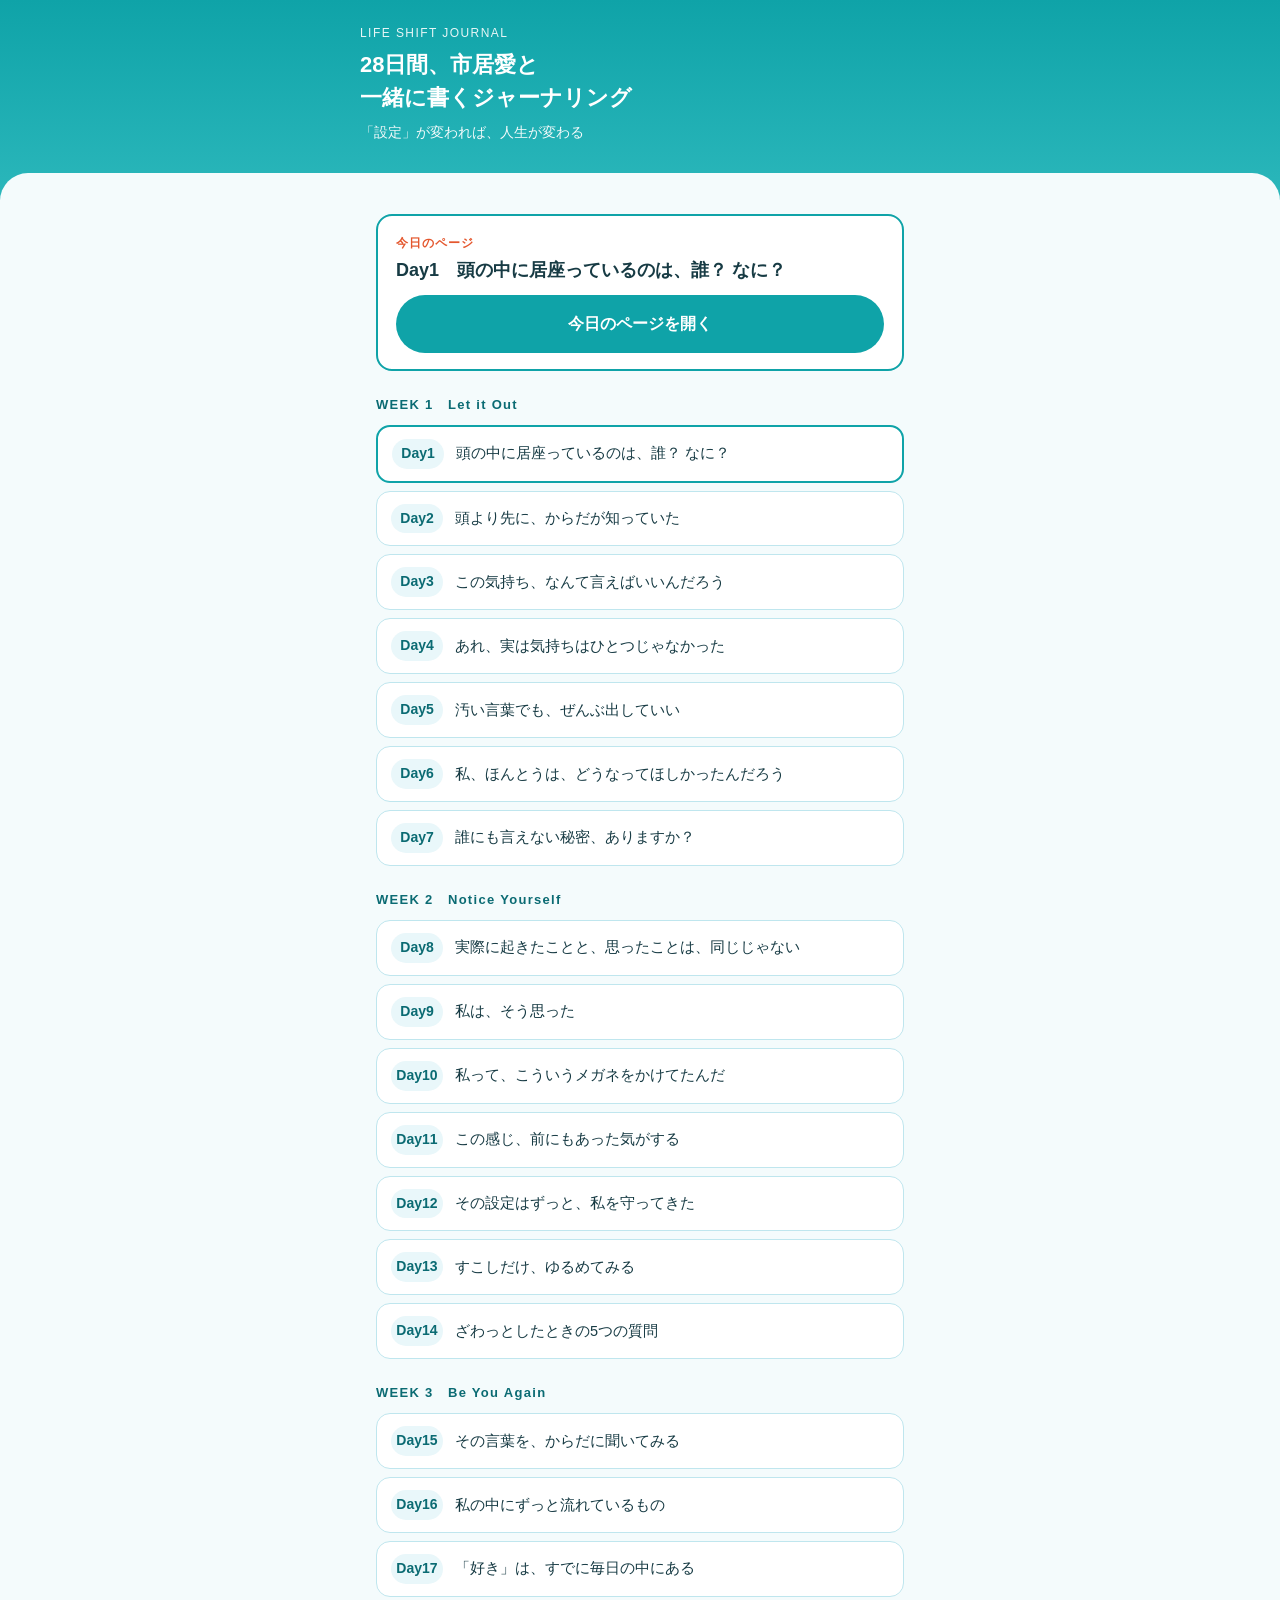
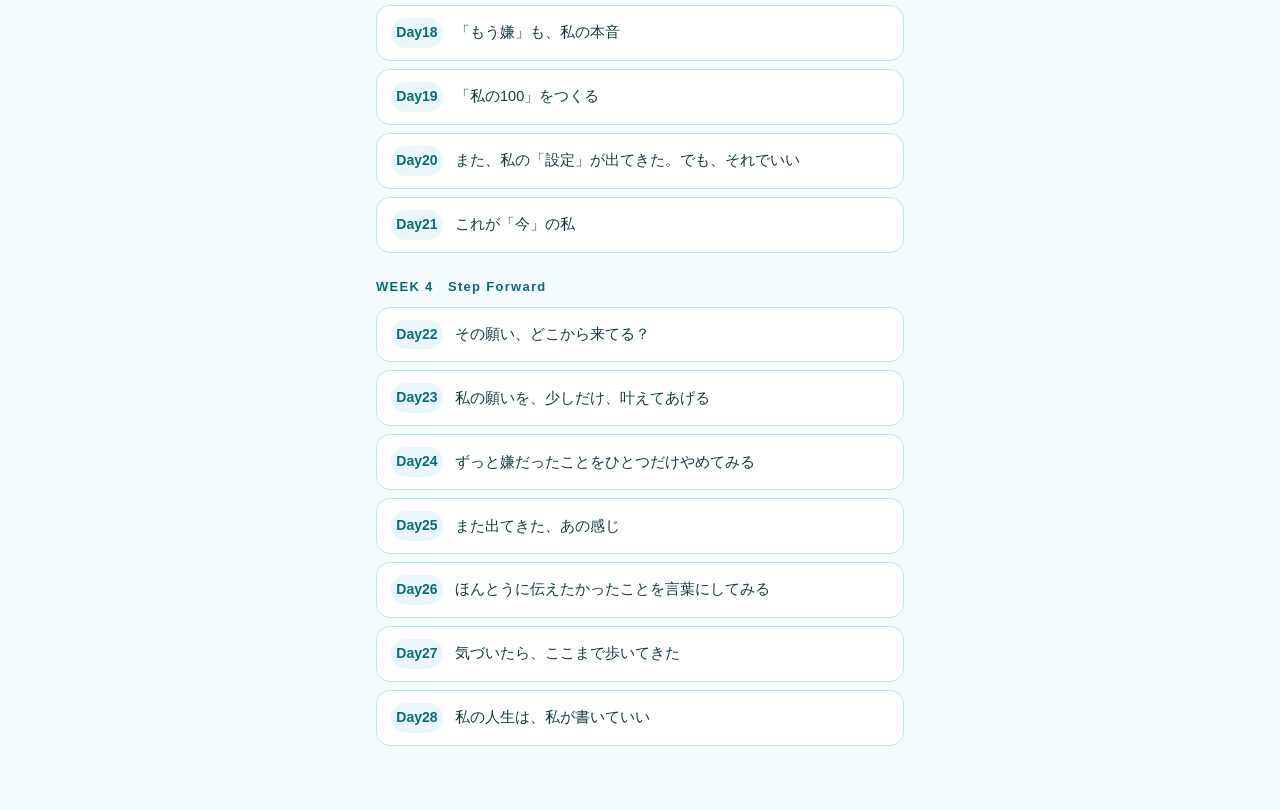
<file: app/index.html>
<!doctype html>
<html lang="ja">
<head>
<meta charset="utf-8">
<meta name="viewport" content="width=device-width, initial-scale=1, viewport-fit=cover">
<meta name="robots" content="noindex,nofollow">
<title>28日間 市居愛と一緒に書くジャーナリング</title>
<link rel="stylesheet" href="style.css">
</head>
<body>
<header class="top">
  <div class="inner">
    <div class="kicker">LIFE SHIFT JOURNAL</div>
    <h1>28日間、市居愛と<br>一緒に書くジャーナリング</h1>
    <div class="sub">「設定」が変われば、人生が変わる</div>
  </div>
  <div class="arch"></div>
</header>

<main class="wrap">
  <section class="today" id="today"></section>
  <div id="list"></div>
</main>

<script src="data/days.js"></script>
<script src="app.js"></script>
<script>
(function () {
  var e = LSJ.esc, done = LSJ.doneSet(), cur = LSJ.todayNo();
  var d = DAYS[cur - 1];
  document.getElementById("today").innerHTML =
    '<div class="lab">今日のページ</div>' +
    '<div class="t">Day' + d.n + '　' + e(d.title) + '</div>' +
    '<a class="btn" href="day.html?d=' + d.n + '">今日のページを開く</a>';

  var html = "", w = 0;
  DAYS.forEach(function (x) {
    if (x.week !== w) {
      w = x.week;
      html += '<div class="week">WEEK ' + w + '　' + e(WEEKS[w]) + '</div><div class="list">';
    }
    html += '<a class="item' + (done[x.n] ? " done" : "") + (x.n === cur ? " cur" : "") +
      '" href="day.html?d=' + x.n + '"><span class="no">Day' + x.n + '</span>' +
      '<span class="tt">' + e(x.title) + '</span>' +
      '<span class="ck">' + (done[x.n] ? "✓" : "") + '</span></a>';
    if (x.n % 7 === 0) html += "</div>";
  });
  document.getElementById("list").innerHTML = html;
})();
</script>
</body>
</html>
</file>
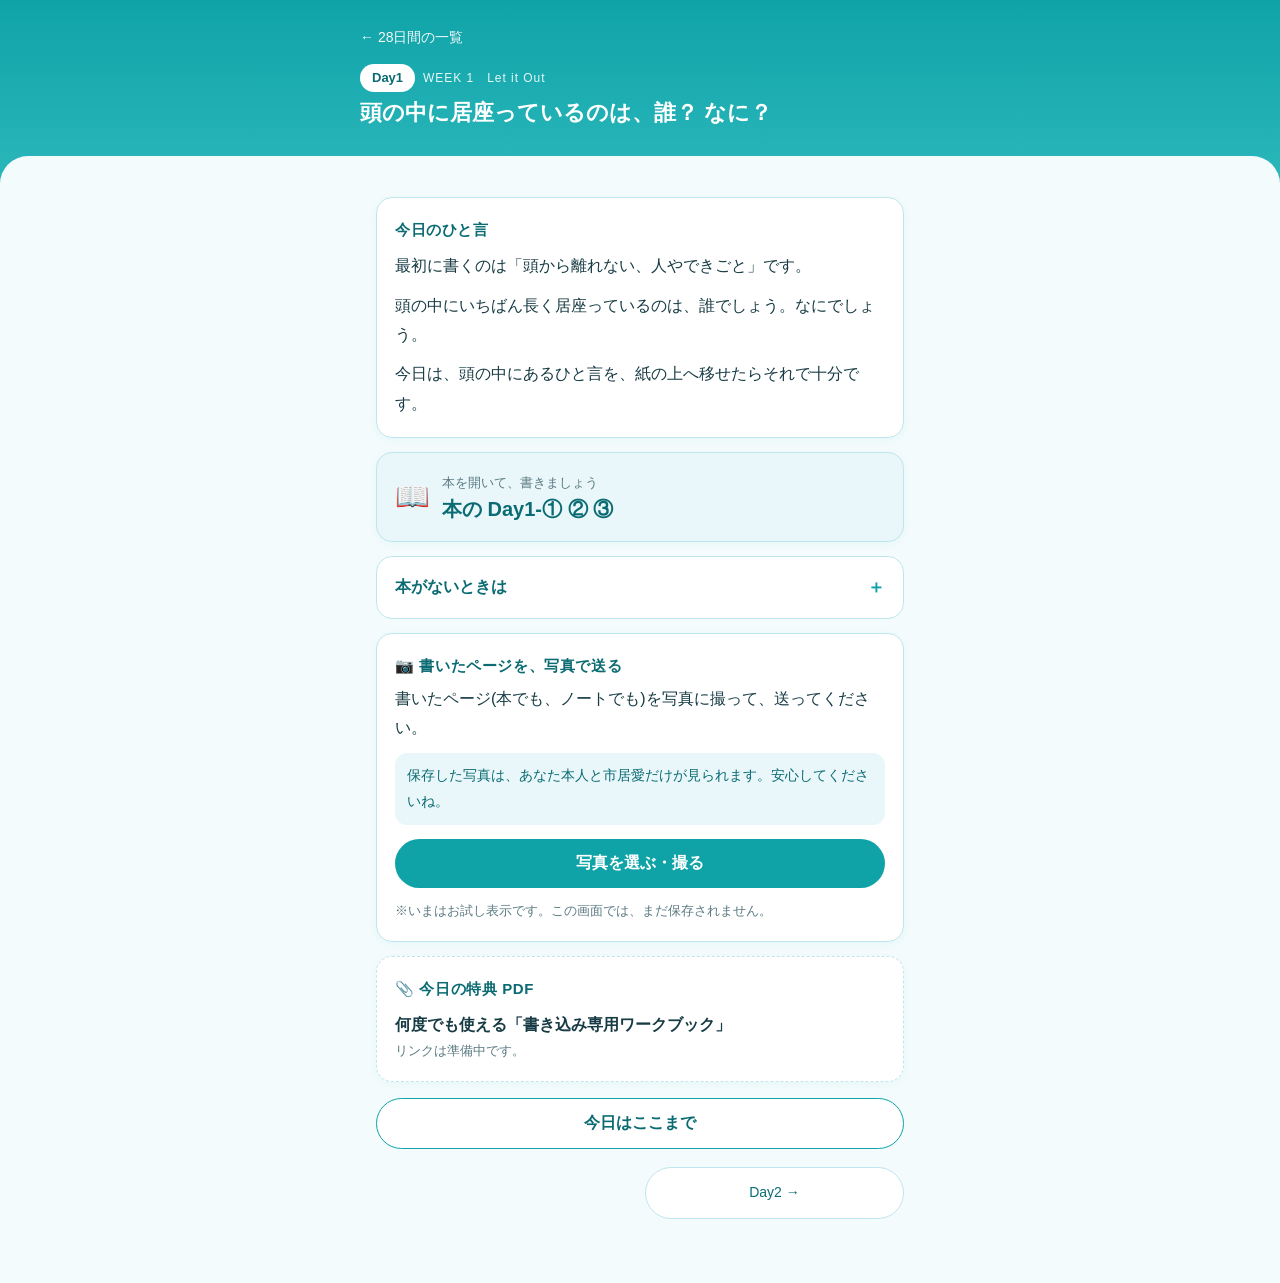
<file: app/day.html>
<!doctype html>
<html lang="ja">
<head>
<meta charset="utf-8">
<meta name="viewport" content="width=device-width, initial-scale=1, viewport-fit=cover">
<meta name="robots" content="noindex,nofollow">
<title>今日のページ｜28日間ジャーナリング</title>
<link rel="stylesheet" href="style.css">
</head>
<body>
<header class="top">
  <div class="inner">
    <a class="back" href="index.html">← 28日間の一覧</a>
    <div style="margin-top:10px"><span class="daytag" id="daytag"></span><span class="weekname" id="weekname"></span></div>
    <h1 id="title"></h1>
  </div>
  <div class="arch"></div>
</header>

<main class="wrap" id="main"></main>

<script src="data/days.js"></script>
<script src="app.js"></script>
<script>
(function () {
  // 写真の保存はまだつながっていないので、お試し表示にしている。つなげたら true にする。
  var STORAGE_READY = false;
  var e = LSJ.esc;
  var n = parseInt(new URLSearchParams(location.search).get("d"), 10);
  if (!(n >= 1 && n <= 28)) n = 1;
  var d = DAYS[n - 1];

  document.title = "Day" + d.n + "｜28日間ジャーナリング";
  document.getElementById("daytag").textContent = "Day" + d.n;
  document.getElementById("weekname").textContent = "WEEK " + d.week + "　" + WEEKS[d.week];
  document.getElementById("title").textContent = d.title;

  var h = "";
  h += '<section class="card"><h2>今日のひと言</h2>' +
       d.guide.map(function (p) { return "<p>" + e(p) + "</p>"; }).join("") + "</section>";

  h += '<section class="card work"><div class="ico">📖</div><div><div class="lead">本を開いて、書きましょう</div>' +
       '<div class="name">本の ' + e(d.work) + '</div></div></section>';

  h += '<details class="alt"><summary>本がないときは</summary><div class="body">' +
       d.alt.map(function (p) { return "<p>" + e(p) + "</p>"; }).join("") + "</div></details>";

  if (d.after) h += '<section class="card"><p>' + e(d.after) + "</p></section>";

  h += '<section class="card upload"><h2>📷 書いたページを、写真で送る</h2>' +
       "<p>書いたページ(本でも、ノートでも)を写真に撮って、送ってください。</p>" +
       '<div class="safe">保存した写真は、あなた本人と市居愛だけが見られます。安心してくださいね。</div>' +
       '<input type="file" id="file" accept="image/*" multiple hidden>' +
       '<button class="btn" id="pick" type="button">写真を選ぶ・撮る</button>' +
       '<div class="thumbs" id="thumbs"></div>' +
       (STORAGE_READY ? "" : '<p class="note">※いまはお試し表示です。この画面では、まだ保存されません。</p>') +
       "</section>";

  if (d.pdf) {
    h += '<section class="card pdf"><h2>📎 今日の特典 PDF</h2><div class="ttl">' + e(d.pdf.title) + "</div>" +
         (d.pdf.url
           ? '<a class="btn ghost" href="' + e(d.pdf.url) + '" target="_blank" rel="noopener">PDF を開く</a>'
           : '<p class="note">リンクは準備中です。</p>') + "</section>";
  }

  var isDone = !!LSJ.doneSet()[n];
  h += '<div class="done-row"><button class="btn ghost donebtn' + (isDone ? " on" : "") + '" id="done" type="button">' +
       (isDone ? "✓ 今日はここまで(記録しました)" : "今日はここまで") + "</button></div>";

  h += '<nav class="nav"><a class="' + (n > 1 ? "" : "off") + '" href="day.html?d=' + (n - 1) + '">← Day' + (n - 1) + "</a>" +
       '<a class="' + (n < 28 ? "" : "off") + '" href="day.html?d=' + (n + 1) + '">Day' + (n + 1) + " →</a></nav>";

  document.getElementById("main").innerHTML = h;

  // 写真のプレビュー(お試し)
  var file = document.getElementById("file"), thumbs = document.getElementById("thumbs");
  document.getElementById("pick").onclick = function () { file.click(); };
  file.onchange = function () {
    thumbs.innerHTML = "";
    Array.prototype.forEach.call(file.files, function (f) {
      var img = document.createElement("img");
      img.src = URL.createObjectURL(f); img.alt = "選んだ写真";
      thumbs.appendChild(img);
    });
  };

  document.getElementById("done").onclick = function () {
    var on = !LSJ.doneSet()[n];
    LSJ.setDone(n, on);
    this.classList.toggle("on", on);
    this.textContent = on ? "✓ 今日はここまで(記録しました)" : "今日はここまで";
  };
})();
</script>
</body>
</html>
</file>
<file: app/style.css>
:root {
  --teal: #0fa3a8;
  --teal-deep: #0b6b73;
  --aqua: #e9f7fa;
  --aqua-line: #bfe6ee;
  --ink: #173b44;
  --muted: #5b7a82;
  --coral: #e4572e;
  --paper: #ffffff;
  --bg: #f4fbfc;
  --radius: 16px;
}
* { box-sizing: border-box; }
html { -webkit-text-size-adjust: 100%; }
body {
  margin: 0;
  background: var(--bg);
  color: var(--ink);
  font-family: "Hiragino Sans", "Hiragino Kaku Gothic ProN", "Noto Sans JP", "Yu Gothic", Meiryo, sans-serif;
  line-height: 1.85;
  font-size: 16px;
}
.wrap { max-width: 560px; margin: 0 auto; padding: 0 16px 64px; }

/* ヘッダー */
.top {
  background: linear-gradient(180deg, var(--teal) 0%, #2bb7bb 100%);
  color: #fff;
  padding: 22px 16px 54px;
  position: relative;
}
.top .inner { max-width: 560px; margin: 0 auto; }
.top .kicker { font-size: 12px; letter-spacing: .12em; opacity: .9; }
.top h1 { margin: 4px 0 0; font-size: 22px; line-height: 1.5; font-weight: 700; }
.top .sub { margin-top: 6px; font-size: 14px; opacity: .95; }
.top a.back { color: #fff; text-decoration: none; font-size: 14px; opacity: .95; }
.arch {
  position: absolute; left: 0; right: 0; bottom: -1px; height: 28px;
  background: var(--bg); border-radius: 28px 28px 0 0;
}

.card {
  background: var(--paper);
  border: 1px solid var(--aqua-line);
  border-radius: var(--radius);
  padding: 18px 18px;
  margin: 14px 0;
  box-shadow: 0 2px 10px rgba(15, 163, 168, .06);
}
.card h2 { font-size: 15px; margin: 0 0 8px; color: var(--teal-deep); letter-spacing: .04em; }
.card p { margin: 0 0 .6em; }
.card p:last-child { margin-bottom: 0; }

/* Day ヘッダー */
.daytag {
  display: inline-block; background: #fff; color: var(--teal-deep);
  font-weight: 700; font-size: 13px; padding: 2px 12px; border-radius: 999px;
}
.weekname { font-size: 12px; opacity: .9; margin-left: 8px; letter-spacing: .08em; }

/* 本のワーク */
.work {
  background: var(--aqua);
  border-color: var(--aqua-line);
  display: flex; gap: 12px; align-items: center;
}
.work .ico { font-size: 28px; line-height: 1; }
.work .lead { font-size: 13px; color: var(--muted); }
.work .name { font-size: 20px; font-weight: 700; color: var(--teal-deep); line-height: 1.4; }

/* 折りたたみ */
details.alt { background: var(--paper); border: 1px solid var(--aqua-line); border-radius: var(--radius); margin: 14px 0; }
details.alt summary {
  list-style: none; cursor: pointer; padding: 14px 18px; font-weight: 700; color: var(--teal-deep);
  display: flex; justify-content: space-between; align-items: center;
}
details.alt summary::-webkit-details-marker { display: none; }
details.alt summary::after { content: "＋"; font-size: 18px; color: var(--teal); }
details.alt[open] summary::after { content: "－"; }
details.alt .body { padding: 0 18px 16px; border-top: 1px dashed var(--aqua-line); padding-top: 12px; }
details.alt .body p { white-space: pre-line; margin: 0 0 .8em; }
details.alt .body p:last-child { margin-bottom: 0; }

/* アップロード */
.upload h2 { margin-bottom: 4px; }
.safe { font-size: 14px; color: var(--teal-deep); background: var(--aqua); border-radius: 12px; padding: 10px 12px; margin: 10px 0 14px; }
.btn {
  display: block; width: 100%; text-align: center; border: 0; cursor: pointer;
  background: var(--teal); color: #fff; font-weight: 700; font-size: 16px;
  padding: 14px 16px; border-radius: 999px; font-family: inherit;
}
a.btn { text-decoration: none; }
.btn.ghost { background: #fff; color: var(--teal-deep); border: 1.5px solid var(--teal); }
.btn:active { transform: translateY(1px); }
.btn[disabled] { opacity: .5; }
.thumbs { display: grid; grid-template-columns: repeat(3, 1fr); gap: 8px; margin-top: 12px; }
.thumbs img { width: 100%; aspect-ratio: 1; object-fit: cover; border-radius: 10px; border: 1px solid var(--aqua-line); }
.note { font-size: 12.5px; color: var(--muted); margin-top: 10px; }

/* PDF */
.pdf { border-style: dashed; }
.pdf a.btn { margin-top: 8px; text-decoration: none; }
.pdf .ttl { font-weight: 700; }

/* ナビ */
.nav { display: flex; justify-content: space-between; gap: 10px; margin-top: 18px; }
.nav a { flex: 1; text-align: center; padding: 12px 10px; border-radius: 999px; border: 1.5px solid var(--aqua-line); color: var(--teal-deep); text-decoration: none; font-size: 14px; background: #fff; }
.nav a.off { visibility: hidden; }

/* 一覧 */
.today { background: #fff; border: 2px solid var(--teal); border-radius: var(--radius); padding: 16px 18px; margin: 14px 0; }
.today .lab { font-size: 12px; color: var(--coral); font-weight: 700; letter-spacing: .08em; }
.today .t { font-size: 18px; font-weight: 700; margin: 2px 0 10px; line-height: 1.6; }
.week { margin: 22px 0 8px; font-size: 13px; color: var(--teal-deep); letter-spacing: .1em; font-weight: 700; }
.list { display: grid; gap: 8px; }
.item { display: flex; gap: 12px; align-items: center; background: #fff; border: 1px solid var(--aqua-line); border-radius: 14px; padding: 12px 14px; text-decoration: none; color: var(--ink); }
.item .no { min-width: 52px; text-align: center; font-weight: 700; color: var(--teal-deep); font-size: 14px; background: var(--aqua); border-radius: 999px; padding: 2px 0; }
.item .tt { flex: 1; font-size: 14.5px; line-height: 1.6; }
.item .ck { font-size: 18px; color: var(--teal); }
.item.done .no { background: var(--teal); color: #fff; }
.item.cur { border: 2px solid var(--teal); }
.done-row { margin-top: 16px; }
.donebtn.on { background: var(--teal-deep); }
</file>
